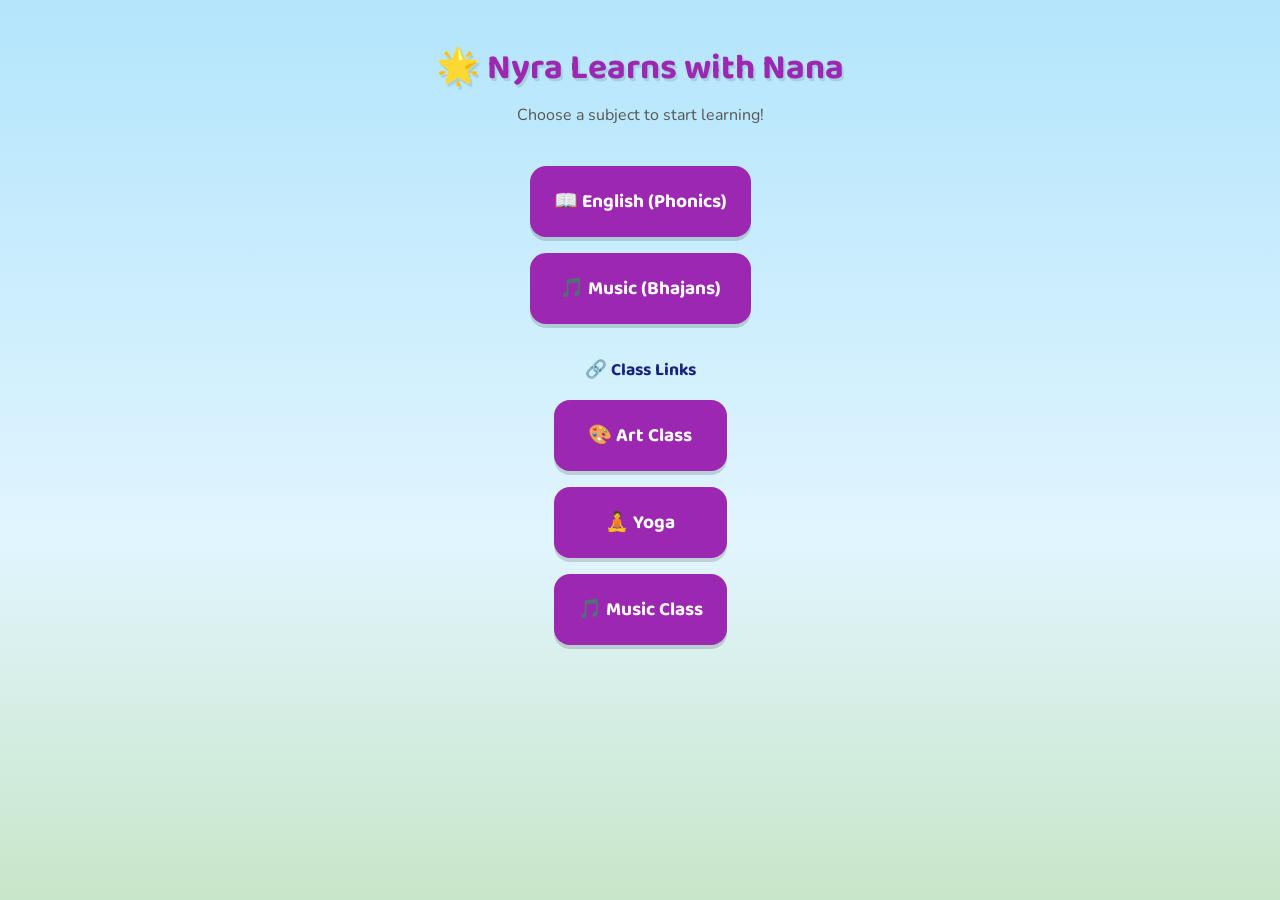
<file: index.html>
<!DOCTYPE html>
<html lang="en">
<head>
<meta charset="UTF-8">
<meta name="viewport" content="width=device-width, initial-scale=1.0">
<title>Nyra Learns with Nana</title>
<link rel="stylesheet" href="shared/tokens.css">
<style>
  * { box-sizing: border-box; margin: 0; padding: 0; }
  body {
    font-family: var(--font-body);
    background: linear-gradient(180deg, #B3E5FC 0%, #E1F5FE 60%, #C8E6C9 100%);
    min-height: 100vh;
    color: var(--ink);
    display: flex;
    flex-direction: column;
    align-items: center;
    padding: 40px 20px;
  }
  h1 {
    font-family: var(--font-display);
    font-size: 2.2rem;
    color: var(--plum);
    text-shadow: 2px 3px 0 rgba(0,0,0,0.1);
    margin-bottom: 8px;
    text-align: center;
  }
  .subtitle { color: #555; margin-bottom: 40px; text-align: center; }
  .root-nav {
    display: flex;
    flex-direction: column;
    gap: 16px;
    width: 100%;
    max-width: 360px;
  }
  .root-nav-link, .root-nav-soon {
    display: block;
    padding: 20px 24px;
    border-radius: 16px;
    font-family: var(--font-display);
    font-size: 1.2rem;
    font-weight: 700;
    text-decoration: none;
    box-shadow: 0 4px 0 rgba(0,0,0,0.15);
    text-align: center;
  }
  .root-nav-link {
    background: var(--plum);
    color: white;
    transition: transform 0.15s, box-shadow 0.15s;
  }
  .root-nav-link:hover {
    transform: translateY(-3px);
    box-shadow: 0 7px 0 rgba(0,0,0,0.15);
  }
  .root-nav-soon {
    background: #eee;
    color: #999;
    cursor: default;
  }
  .section-heading {
    font-family: var(--font-display);
    font-size: 1.1rem;
    color: var(--ink);
    text-align: center;
    margin: 32px 0 16px;
  }
</style>
</head>
<body>
  <h1>🌟 Nyra Learns with Nana</h1>
  <p class="subtitle">Choose a subject to start learning!</p>
  <div id="root-nav"></div>
  <div id="class-links"></div>
  <script type="module">
    import { renderRootNav } from './shared/nav.js';
    import { getClassLinks } from './shared/class-links-provider.js';

    renderRootNav('root-nav');
    renderClassLinks('class-links');

    async function renderClassLinks(containerId) {
      const el = document.getElementById(containerId);
      if (!el) return;
      const links = await getClassLinks();
      if (!links.length) return;
      el.innerHTML = `
        <h2 class="section-heading">🔗 Class Links</h2>
        <nav class="root-nav">
          ${links.map(l => `<a href="${l.url}" class="root-nav-link" target="_blank" rel="noopener">${l.icon} ${l.label}</a>`).join('')}
        </nav>`;
    }
  </script>
</body>
</html>
</file>
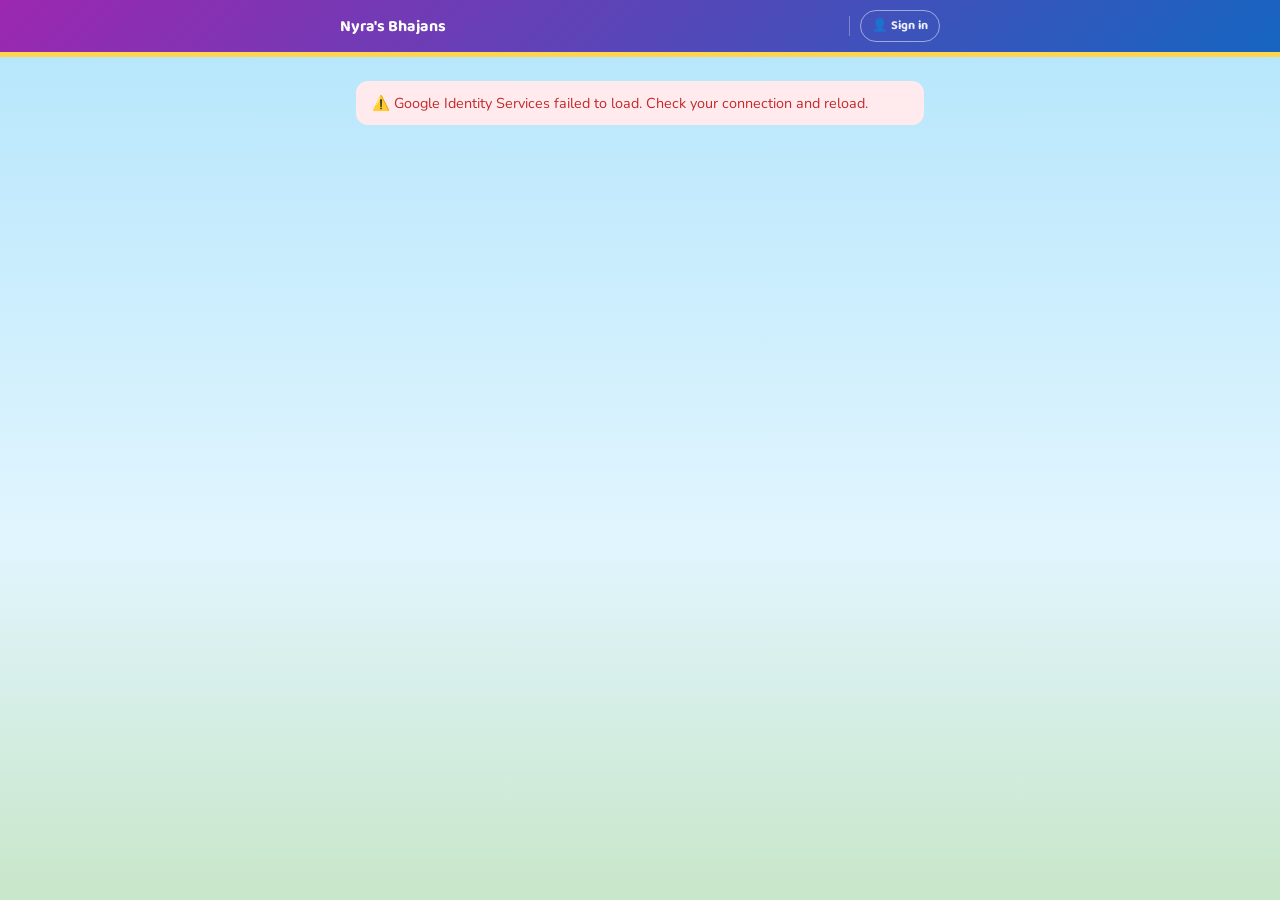
<file: music/index.html>
<!DOCTYPE html>
<html lang="en">
<head>
<meta charset="UTF-8">
<meta name="viewport" content="width=device-width, initial-scale=1.0">
<title>Nyra's Bhajan Practice</title>
<link rel="stylesheet" href="../shared/tokens.css">
<style>
* { box-sizing: border-box; margin: 0; padding: 0; }

body {
  font-family: var(--font-body);
  background: linear-gradient(180deg, #B3E5FC 0%, #E1F5FE 60%, #C8E6C9 100%);
  min-height: 100vh;
  color: var(--ink);
  padding-bottom: 40px;
}

/* Auth state gating */
body.anon .write-only { display: none !important; }
body:not(.anon) .anon-only { display: none !important; }

header {
  background: linear-gradient(135deg, var(--plum), #1565C0);
  padding: 10px 16px;
  border-bottom: 5px solid var(--sun);
}
.header-inner {
  max-width: 600px;
  margin: 0 auto;
  display: flex;
  align-items: center;
  gap: 10px;
}
.header-title {
  font-family: var(--font-display);
  font-size: 1rem;
  font-weight: 700;
  color: white;
  white-space: nowrap;
  flex-shrink: 0;
}
.header-play-row {
  display: flex;
  gap: 6px;
  flex: 1;
  justify-content: center;
}
.hdr-play-btn {
  background: rgba(255,255,255,0.18);
  border: 1.5px solid rgba(255,255,255,0.35);
  border-radius: 50px;
  padding: 7px 13px;
  color: white;
  font-family: var(--font-display);
  font-size: 0.82rem;
  font-weight: 700;
  cursor: pointer;
  white-space: nowrap;
  transition: background 0.15s, transform 0.15s;
}
.hdr-play-btn:hover { background: rgba(255,255,255,0.3); transform: translateY(-1px); }
.hdr-play-btn:disabled { opacity: 0.4; cursor: default; transform: none; }
.hdr-play-label {
  color: rgba(255,255,255,0.65);
  font-family: var(--font-display);
  font-size: 0.75rem;
  font-weight: 700;
  white-space: nowrap;
  flex-shrink: 0;
}
.hdr-divider {
  width: 1px;
  height: 20px;
  background: rgba(255,255,255,0.3);
  flex-shrink: 0;
}
.header-auth { flex-shrink: 0; }
.hdr-sign-btn {
  background: none;
  border: 1.5px solid rgba(255,255,255,0.5);
  border-radius: 50px;
  padding: 5px 11px;
  color: rgba(255,255,255,0.9);
  font-family: var(--font-display);
  font-size: 0.78rem;
  font-weight: 700;
  cursor: pointer;
  white-space: nowrap;
  transition: background 0.15s, color 0.15s;
}
.hdr-sign-btn:hover { background: rgba(255,255,255,0.15); color: white; }
.hdr-user { display: flex; align-items: center; }
.hdr-user .user-pill {
  margin-bottom: 0;
  background: rgba(255,255,255,0.15);
  box-shadow: none;
  color: white;
  font-size: 0.82rem;
  padding: 5px 10px 5px 5px;
}
.hdr-gear-btn {
  background: none;
  border: none;
  cursor: pointer;
  font-size: 1rem;
  padding: 4px;
  flex-shrink: 0;
  line-height: 1;
  opacity: 0.85;
  transition: opacity 0.15s, transform 0.15s;
}
.hdr-gear-btn:hover { opacity: 1; transform: rotate(30deg); }

#app {
  max-width: 600px;
  margin: 0 auto;
  padding: 24px 16px;
}

/* Sign-in */
.sign-in-screen { display: flex; justify-content: center; margin-top: 60px; }
.sign-in-card {
  background: white;
  border-radius: 20px;
  padding: 40px 32px;
  text-align: center;
  box-shadow: 0 8px 24px rgba(0,0,0,0.12);
  max-width: 360px;
  width: 100%;
}
.sign-in-icon { font-size: 3rem; margin-bottom: 16px; }
.sign-in-card h2 {
  font-family: var(--font-display);
  font-size: 1.4rem;
  color: var(--ink);
  margin-bottom: 8px;
}
.sign-in-card p { color: #666; margin-bottom: 24px; }

/* Buttons */
.btn-primary {
  background: var(--plum);
  color: white;
  border: none;
  border-radius: 50px;
  padding: 12px 28px;
  font-family: var(--font-display);
  font-size: 1rem;
  font-weight: 700;
  cursor: pointer;
  box-shadow: 0 4px 0 rgba(0,0,0,0.2);
  transition: transform 0.15s, box-shadow 0.15s;
}
.btn-primary:hover { transform: translateY(-2px); box-shadow: 0 6px 0 rgba(0,0,0,0.2); }
.btn-primary:active { transform: translateY(1px); box-shadow: 0 2px 0 rgba(0,0,0,0.2); }
.btn-primary:disabled { opacity: 0.6; cursor: default; transform: none; }

.back-btn {
  display: inline-block;
  background: none;
  border: 2px solid var(--plum);
  color: var(--plum);
  border-radius: 50px;
  padding: 6px 18px;
  font-family: var(--font-display);
  font-weight: 700;
  font-size: 0.95rem;
  cursor: pointer;
  margin-bottom: 16px;
  transition: background 0.15s, color 0.15s;
}
.back-btn:hover { background: var(--plum); color: white; }

/* User pill */
.user-pill {
  display: inline-flex;
  align-items: center;
  gap: 8px;
  background: white;
  border-radius: 50px;
  padding: 6px 14px 6px 6px;
  margin-bottom: 20px;
  box-shadow: 0 2px 8px rgba(0,0,0,0.1);
  font-size: 0.9rem;
  color: var(--ink);
}
.user-avatar { width: 28px; height: 28px; border-radius: 50%; }

/* Song grid */
.section-heading {
  font-family: var(--font-display);
  font-size: 1.4rem;
  color: var(--ink);
  margin-bottom: 16px;
}
.song-grid {
  display: grid;
  grid-template-columns: repeat(auto-fill, minmax(150px, 1fr));
  gap: 16px;
}
.song-card {
  background: white;
  border-radius: 16px;
  padding: 20px 16px;
  text-align: center;
  cursor: pointer;
  box-shadow: 0 4px 0 rgba(0,0,0,0.12);
  border: 3px solid transparent;
  transition: transform 0.15s, box-shadow 0.15s, border-color 0.15s;
}
.song-card:hover {
  transform: translateY(-4px);
  box-shadow: 0 8px 0 rgba(0,0,0,0.12);
  border-color: var(--plum);
}
.song-card-icon { font-size: 2rem; margin-bottom: 8px; }
.song-card-name {
  font-family: var(--font-display);
  font-size: 0.95rem;
  color: var(--ink);
  font-weight: 700;
  word-break: break-word;
  padding-right: 48px;
}

/* Song view */
.song-title-row {
  display: flex;
  align-items: center;
  justify-content: space-between;
  flex-wrap: wrap;
  gap: 10px;
  margin-bottom: 10px;
}
.song-title {
  display: flex;
  align-items: center;
  gap: 8px;
  font-family: var(--font-display);
  font-size: 1.6rem;
  color: var(--ink);
  flex: 1;
  min-width: 0;
}
#god-tag-row { flex-shrink: 0; }
.title-edit-btn {
  background: none;
  border: none;
  cursor: pointer;
  font-size: 0.95rem;
  padding: 2px 6px;
  border-radius: 6px;
  color: #888;
  flex-shrink: 0;
  transition: background 0.15s;
}
.title-edit-btn:hover { background: #f0f0f0; }
.song-title-input {
  flex: 1;
  font-family: var(--font-display);
  font-size: 1.6rem;
  color: var(--ink);
  border: 2px solid var(--plum);
  border-radius: 10px;
  padding: 2px 8px;
  outline: none;
  min-width: 0;
}
.song-section {
  background: white;
  border-radius: 16px;
  padding: 20px;
  margin-bottom: 20px;
  box-shadow: 0 4px 12px rgba(0,0,0,0.08);
}
.section-title {
  font-family: var(--font-display);
  font-size: 1.15rem;
  color: var(--ink);
  margin-bottom: 14px;
}
.audio-player { width: 100%; margin-bottom: 10px; display: block; }
.video-player { width: 100%; margin-bottom: 10px; display: block; border-radius: 8px; background: #000; }
.notes-img { width: 100%; border-radius: 8px; border: 1px solid #eee; margin-top: 4px; }

/* Meaning / Notes text sections */
.text-section-header { display: flex; align-items: center; justify-content: space-between; margin-bottom: 14px; }
.text-section-header .section-title { margin-bottom: 0; }
.text-edit-btn {
  background: none; border: none; cursor: pointer;
  font-size: 0.95rem; padding: 2px 6px; border-radius: 6px; color: #888;
  transition: background 0.15s;
}
.text-edit-btn:hover { background: #f0f0f0; }
.text-content { white-space: pre-wrap; color: var(--ink); line-height: 1.5; }
.text-edit-area {
  width: 100%;
  min-height: 120px;
  padding: 10px 14px;
  border: 2px solid var(--plum);
  border-radius: 10px;
  font-family: var(--font-body);
  font-size: 0.95rem;
  line-height: 1.5;
  resize: vertical;
  outline: none;
}

/* Revision picker */
.revision-row {
  display: flex;
  align-items: center;
  gap: 10px;
  margin-top: 12px;
  flex-wrap: wrap;
}
.rev-label { font-size: 0.875rem; color: #555; white-space: nowrap; }
.rev-select {
  font-family: var(--font-body);
  font-size: 0.875rem;
  padding: 6px 10px;
  border: 2px solid #ddd;
  border-radius: 8px;
  flex: 1;
  min-width: 0;
  cursor: pointer;
}
.revision-actions { display: flex; gap: 8px; margin-top: 8px; flex-wrap: wrap; }
.practice-file-actions { margin-top: 10px; }
.rev-action-btn {
  background: none;
  border: 2px solid #e0e0e0;
  border-radius: 20px;
  padding: 6px 14px;
  font-family: var(--font-display);
  font-size: 0.85rem;
  font-weight: 700;
  color: var(--ink);
  cursor: pointer;
  transition: border-color 0.15s, background 0.15s;
  white-space: nowrap;
}
.rev-action-btn:hover { border-color: var(--plum); }
.rev-action-btn:disabled { opacity: 0.5; cursor: default; }
.rev-action-danger { color: #C62828; border-color: #E0B4B4; }
.rev-action-danger:hover { border-color: #C62828; background: #FFEBEE; }

/* Revision tags (emotion + star) */
.rev-tag-btn {
  background: none;
  border: 2px solid #e0e0e0;
  border-radius: 50%;
  width: 36px;
  height: 36px;
  flex-shrink: 0;
  font-size: 1rem;
  cursor: pointer;
  transition: border-color 0.15s;
}
.rev-tag-btn:hover { border-color: var(--plum); }

.tag-current-row {
  display: flex;
  align-items: center;
  gap: 8px;
  margin-top: 10px;
}
.tag-current-summary { font-size: 0.95rem; color: var(--ink); }
.tag-review-display {
  font-size: 0.9rem;
  color: #555;
  font-style: italic;
  background: #FAFAFA;
  border-left: 3px solid var(--plum);
  border-radius: 0 8px 8px 0;
  padding: 8px 12px;
  margin-top: 8px;
  white-space: pre-wrap;
}

.tag-panel {
  background: white;
  border-radius: 12px;
  padding: 12px;
  margin-top: 8px;
  box-shadow: 0 2px 6px rgba(0,0,0,0.06);
  display: flex;
  flex-direction: column;
  gap: 10px;
}
.tag-panel-row { display: flex; gap: 8px; flex-wrap: wrap; }
.tag-emotion-btn {
  background: #f5f5f5;
  border: 2px solid transparent;
  border-radius: 50%;
  width: 40px;
  height: 40px;
  font-size: 1.2rem;
  line-height: 1;
  cursor: pointer;
  transition: background 0.15s, border-color 0.15s;
}
.tag-emotion-btn[aria-pressed="true"] { background: var(--sun); border-color: #F9A825; }
.tag-stars-row { gap: 2px; }
.tag-star-btn {
  background: none;
  border: none;
  font-size: 1.6rem;
  line-height: 1;
  color: #ccc;
  cursor: pointer;
  padding: 0 2px;
}
.tag-star-btn[aria-pressed="true"] { color: #F9A825; }
.tag-review-input {
  width: 100%;
  min-height: 70px;
  padding: 8px 10px;
  border: 2px solid #ddd;
  border-radius: 10px;
  font-family: var(--font-body);
  font-size: 0.9rem;
  line-height: 1.4;
  resize: vertical;
  outline: none;
}
.tag-review-input:focus { border-color: var(--plum); }

/* Utility states */
.loading { text-align: center; padding: 60px; color: #888; font-size: 1.1rem; }
.loading-inline { color: #999; font-style: italic; font-size: 0.9rem; }
.hint { color: #888; font-size: 0.9rem; margin-top: 4px; }
.empty-state { text-align: center; padding: 60px 20px; }
.empty-state p { color: #666; margin-bottom: 8px; }

.age-warning {
  background: #FFF9C4;
  border-left: 4px solid #F9A825;
  border-radius: 0 8px 8px 0;
  padding: 10px 14px;
  margin-bottom: 12px;
  font-size: 0.875rem;
  color: #5D4037;
}

.error-banner {
  background: #FFEBEE;
  border-radius: 12px;
  padding: 12px 16px;
  margin-bottom: 16px;
  color: #C62828;
  font-size: 0.9rem;
  display: flex;
  align-items: center;
  justify-content: space-between;
  gap: 12px;
}
.error-banner button {
  background: none;
  border: none;
  color: #C62828;
  font-size: 1.1rem;
  cursor: pointer;
  flex-shrink: 0;
}

.setup-card {
  background: white;
  border-radius: 16px;
  padding: 32px;
  text-align: center;
  box-shadow: 0 4px 12px rgba(0,0,0,0.1);
  margin-top: 40px;
}
.setup-card h2 {
  font-family: var(--font-display);
  font-size: 1.3rem;
  color: var(--ink);
  margin-bottom: 12px;
}
.setup-card p { color: #555; line-height: 1.6; }
.setup-card code {
  background: #f5f5f5;
  padding: 2px 7px;
  border-radius: 4px;
  font-size: 0.9rem;
}

/* Song list / song view header rows */
.list-header {
  display: flex;
  align-items: center;
  justify-content: space-between;
  margin-bottom: 16px;
}
.list-header .section-heading { margin-bottom: 0; }
.song-view-header {
  display: flex;
  align-items: center;
  justify-content: space-between;
  margin-bottom: 16px;
}
.song-view-header .back-btn { margin-bottom: 0; }

/* Add content button */
.add-content-btn {
  background: var(--plum);
  color: white;
  border: none;
  border-radius: 50px;
  padding: 10px 20px;
  font-family: var(--font-display);
  font-size: 0.9rem;
  font-weight: 700;
  cursor: pointer;
  box-shadow: 0 3px 0 rgba(0,0,0,0.2);
  transition: transform 0.15s, box-shadow 0.15s;
  white-space: nowrap;
}
.add-content-btn:hover { transform: translateY(-2px); box-shadow: 0 5px 0 rgba(0,0,0,0.2); }
.add-content-btn:active { transform: translateY(1px); box-shadow: 0 1px 0 rgba(0,0,0,0.2); }

/* CTA button for empty states */
.btn-add-cta {
  background: none;
  border: 2px dashed var(--plum);
  color: var(--plum);
  border-radius: 50px;
  padding: 10px 24px;
  font-family: var(--font-display);
  font-size: 0.95rem;
  font-weight: 700;
  cursor: pointer;
  margin-top: 12px;
  display: inline-block;
  transition: background 0.15s, color 0.15s;
}
.btn-add-cta:hover { background: var(--plum); color: white; }

/* Wizard */
.wizard-container { max-width: 480px; margin: 0 auto; }
.wizard-header { margin-bottom: 24px; }
.wizard-title {
  font-family: var(--font-display);
  font-size: 1.4rem;
  color: var(--ink);
  margin-bottom: 8px;
}
.wizard-subtitle { color: #555; margin-bottom: 20px; font-size: 0.95rem; }

/* Step 1 — type selection */
.type-options { display: flex; flex-direction: column; gap: 12px; }
.type-btn {
  display: flex;
  align-items: center;
  gap: 14px;
  background: white;
  border: 2px solid #e0e0e0;
  border-radius: 14px;
  padding: 16px 20px;
  cursor: pointer;
  text-align: left;
  box-shadow: 0 2px 6px rgba(0,0,0,0.06);
  transition: border-color 0.15s, box-shadow 0.15s, transform 0.15s;
}
.type-btn:hover { border-color: var(--plum); box-shadow: 0 4px 12px rgba(0,0,0,0.1); transform: translateY(-1px); }
.type-icon { font-size: 1.6rem; flex-shrink: 0; }
.type-label { font-family: var(--font-display); font-size: 1rem; font-weight: 700; color: var(--ink); }

/* Step 2 — song selection */
.song-options { display: flex; flex-direction: column; gap: 8px; max-height: 420px; overflow-y: auto; }
.song-option-btn {
  background: white;
  border: 2px solid #e0e0e0;
  border-radius: 12px;
  padding: 12px 18px;
  text-align: left;
  cursor: pointer;
  font-family: var(--font-display);
  font-size: 0.95rem;
  font-weight: 700;
  color: var(--ink);
  transition: border-color 0.15s, background 0.15s;
}
.song-option-btn:hover { border-color: var(--plum); background: #faf7ff; }
.new-song-btn { border-style: dashed; color: var(--plum); background: none; }
.new-song-row { display: flex; flex-direction: column; gap: 8px; }
.new-song-form { display: flex; gap: 8px; align-items: center; }
.new-song-input {
  flex: 1;
  padding: 10px 14px;
  border: 2px solid var(--plum);
  border-radius: 10px;
  font-family: var(--font-body);
  font-size: 0.95rem;
  outline: none;
}

/* Step 3 — capture */
.capture-options { display: flex; flex-direction: column; gap: 12px; margin-bottom: 20px; }
.capture-btn {
  display: flex;
  align-items: center;
  justify-content: center;
  gap: 10px;
  background: white;
  border: 2px solid #e0e0e0;
  border-radius: 14px;
  padding: 20px 24px;
  cursor: pointer;
  font-family: var(--font-display);
  font-size: 1rem;
  font-weight: 700;
  color: var(--ink);
  transition: border-color 0.15s, transform 0.15s;
  text-decoration: none;
}
.capture-btn:hover { border-color: var(--plum); transform: translateY(-1px); }

/* Recording indicator */
.recording-panel { text-align: center; }
.record-preview {
  width: 100%;
  max-height: 280px;
  object-fit: cover;
  border-radius: 12px;
  margin-bottom: 12px;
  background: #000;
}
.recording-indicator {
  display: flex;
  align-items: center;
  justify-content: center;
  gap: 10px;
  background: #FFEBEE;
  border-radius: 12px;
  padding: 16px 24px;
  margin-bottom: 16px;
  font-family: var(--font-display);
  font-size: 1.1rem;
  font-weight: 700;
  color: #C62828;
}
.rec-dot {
  width: 12px; height: 12px;
  background: #E53935;
  border-radius: 50%;
  animation: rec-pulse 1s infinite;
}
@keyframes rec-pulse {
  0%, 100% { opacity: 1; }
  50% { opacity: 0.3; }
}

/* Step 4 — confirm */
.preview-box { margin-bottom: 20px; }
.confirm-btns { display: flex; gap: 12px; align-items: center; flex-wrap: wrap; }
.confirm-btns .back-btn { margin-bottom: 0; }

/* Queue bar — sits between header and #app, persists across song-list re-renders */
#queue-bar:not(:empty) {
  background: linear-gradient(135deg, #1a237e, var(--plum));
  box-shadow: 0 4px 16px rgba(0,0,0,0.25);
}
.queue-bar-inner {
  max-width: 600px;
  margin: 0 auto;
  padding: 12px 16px;
  display: flex;
  flex-direction: column;
  gap: 8px;
}
.queue-label {
  font-family: var(--font-display);
  font-size: 0.95rem;
  font-weight: 700;
  color: white;
}
#queue-bar .audio-player { margin-bottom: 0; }
#queue-bar .video-player { margin-bottom: 0; max-height: 240px; }
.queue-controls {
  display: flex;
  gap: 8px;
  align-items: center;
}
.queue-ctrl-btn {
  background: rgba(255,255,255,0.15);
  border: none;
  border-radius: 8px;
  padding: 8px 14px;
  color: white;
  font-family: var(--font-display);
  font-size: 0.9rem;
  font-weight: 700;
  cursor: pointer;
  transition: background 0.15s;
}
.queue-ctrl-btn:hover { background: rgba(255,255,255,0.28); }
.queue-ctrl-btn:disabled { opacity: 0.35; cursor: default; }
.queue-ctrl-btn[aria-pressed="true"] { background: var(--sun); color: var(--ink); }
.queue-stop-btn { margin-left: auto; }

/* Queue play buttons on song-list screen */
.queue-actions {
  display: flex;
  flex-direction: column;
  gap: 8px;
  margin-top: 24px;
}
.queue-action-row {
  display: flex;
  align-items: center;
  gap: 8px;
}
.queue-play-btn {
  flex: 1;
  background: white;
  border: 2px solid #e0e0e0;
  border-radius: 12px;
  padding: 12px 18px;
  text-align: left;
  font-family: var(--font-display);
  font-size: 0.95rem;
  font-weight: 700;
  color: var(--ink);
  cursor: pointer;
  transition: border-color 0.15s, background 0.15s;
}
.queue-play-btn:hover { border-color: var(--plum); background: #faf7ff; }
.queue-shuffle-btn {
  background: none;
  border: 2px solid #e0e0e0;
  border-radius: 10px;
  padding: 10px 12px;
  font-size: 1rem;
  cursor: pointer;
  line-height: 1;
  transition: border-color 0.15s, background 0.15s;
}
.queue-shuffle-btn:hover { border-color: var(--plum); }
.queue-shuffle-btn[aria-pressed="true"] { background: var(--plum); border-color: var(--plum); }

/* God filter row + scroll-fade wrapper */
.god-filter-wrap { position: relative; }
.god-filter-wrap::after {
  content: '';
  position: absolute;
  right: 0; top: 0; bottom: 16px;
  width: 48px;
  background: linear-gradient(to right, transparent, #E1F5FE);
  pointer-events: none;
  transition: opacity 0.2s;
}
.god-filter-wrap.at-end::after { opacity: 0; }

.god-filter-row {
  display: flex;
  gap: 12px;
  overflow-x: auto;
  padding: 8px 0 16px;
  scrollbar-width: none;
  -webkit-overflow-scrolling: touch;
}
.god-filter-row::-webkit-scrollbar { display: none; }

.god-chip {
  display: flex;
  flex-direction: column;
  align-items: center;
  gap: 4px;
  background: none;
  border: none;
  cursor: pointer;
  flex-shrink: 0;
  padding: 0;
}
.god-chip-circle {
  width: 52px;
  height: 52px;
  border-radius: 50%;
  background: #e0e0e0;
  border: 3px solid transparent;
  overflow: hidden;
  display: flex;
  align-items: center;
  justify-content: center;
  font-family: var(--font-display);
  font-weight: 700;
  font-size: 0.85rem;
  color: #666;
  transition: border-color 0.15s;
}
.god-chip.active .god-chip-circle { border-color: var(--plum); }
.god-chip-img { width: 100%; height: 100%; object-fit: cover; }
.god-chip-label {
  font-family: var(--font-display);
  font-size: 0.72rem;
  font-weight: 700;
  color: var(--ink);
  max-width: 60px;
  text-align: center;
  overflow: hidden;
  white-space: nowrap;
  text-overflow: ellipsis;
}
.god-chip-all-circle { background: #f5f5f5; font-size: 0.7rem; }
.god-chip-all.active .god-chip-circle { background: var(--plum); color: white; border-color: var(--plum); }
.god-chip-add-circle { background: none; border: 2px dashed #aaa; color: #aaa; font-size: 1.2rem; }
.god-chip-initial { font-family: var(--font-display); font-weight: 700; color: white; font-size: 1rem; }
.god-emoji-avatar { font-size: 1.4rem; line-height: 1; }

/* God chip wrap (for emoji mini-btn sibling) */
.god-chip-wrap { display: flex; flex-direction: column; align-items: center; gap: 2px; flex-shrink: 0; }
.god-emoji-mini-btn {
  background: none; border: none; cursor: pointer;
  font-size: 0.7rem; padding: 0; line-height: 1; opacity: 0.55;
}
.god-emoji-mini-btn:hover { opacity: 1; }

/* Inline emoji text input (replaces avatar circle content) */
.god-emoji-input {
  width: 100%; height: 100%; border: none; background: none;
  text-align: center; font-size: 1.6rem; line-height: 1;
  outline: 2px solid var(--plum); border-radius: 50%; cursor: text; padding: 0;
}

/* Song card god badge + status row */
.song-card { position: relative; }
.song-card-god-badge {
  position: absolute;
  top: 8px;
  right: 8px;
  width: 36px;
  height: 36px;
  border-radius: 50%;
  overflow: hidden;
  border: 2px solid white;
  box-shadow: 0 2px 4px rgba(0,0,0,0.2);
  background: var(--plum);
  display: flex;
  align-items: center;
  justify-content: center;
}
.song-card-god-img { width: 100%; height: 100%; object-fit: cover; }

/* Per-student rows on song cards */
.song-card-rows { margin-top: 10px; display: flex; flex-direction: column; gap: 2px; text-align: left; }
.song-card-row {
  display: flex;
  align-items: center;
  gap: 6px;
  padding: 4px 2px;
  border-radius: 8px;
  cursor: pointer;
  transition: background 0.15s;
}
.song-card-row:hover { background: #f5f5f5; }
.song-card-row.dimmed { opacity: 0.3; }
.row-icon { font-size: 0.9rem; flex-shrink: 0; }
.row-label {
  flex: 1;
  font-family: var(--font-display);
  font-size: 0.78rem;
  font-weight: 700;
  color: var(--ink);
  white-space: nowrap;
  overflow: hidden;
  text-overflow: ellipsis;
}
.row-play { font-size: 0.72rem; color: var(--plum); flex-shrink: 0; }
.card-video-player { width: 100%; border-radius: 8px; margin-top: 6px; background: #000; display: block; }

/* God tag section in song detail */
.god-tag-section {
  background: white;
  border-radius: 12px;
  padding: 6px 12px;
  box-shadow: 0 2px 6px rgba(0,0,0,0.06);
  display: flex;
  align-items: center;
}
.god-tag-display {
  display: flex;
  align-items: center;
  gap: 8px;
  width: 100%;
}
.god-tag-avatar {
  width: 26px;
  height: 26px;
  border-radius: 50%;
  overflow: hidden;
  background: #e0e0e0;
  flex-shrink: 0;
  display: flex;
  align-items: center;
  justify-content: center;
}
.god-tag-name { font-family: var(--font-display); font-size: 0.88rem; font-weight: 700; color: var(--ink); flex: 1; }
.god-tag-btn {
  background: none;
  border: 2px solid #e0e0e0;
  border-radius: 20px;
  padding: 4px 10px;
  font-family: var(--font-display);
  font-size: 0.78rem;
  font-weight: 700;
  color: var(--ink);
  cursor: pointer;
  transition: border-color 0.15s;
  white-space: nowrap;
}
.god-tag-btn:hover { border-color: var(--plum); }
.god-tag-btn-add { color: var(--plum); border-color: var(--plum); border-style: dashed; }

/* Inline god picker */
.god-picker { width: 100%; }
.god-picker-label {
  display: block;
  font-family: var(--font-display);
  font-size: 0.85rem;
  font-weight: 700;
  color: #666;
  margin-bottom: 10px;
}
.god-picker-options {
  display: flex;
  gap: 12px;
  overflow-x: auto;
  scrollbar-width: none;
  -webkit-overflow-scrolling: touch;
  padding-bottom: 4px;
}
.god-picker-options::-webkit-scrollbar { display: none; }
.god-picker-option {
  display: flex;
  flex-direction: column;
  align-items: center;
  gap: 4px;
  background: none;
  border: none;
  cursor: pointer;
  flex-shrink: 0;
  padding: 0;
  font-family: var(--font-display);
  font-size: 0.72rem;
  font-weight: 700;
  color: var(--ink);
}
.god-picker-option .god-chip-circle { width: 44px; height: 44px; }

/* Add god form */
.add-god-form { display: flex; flex-direction: column; gap: 8px; }
.add-god-label { font-family: var(--font-display); font-weight: 700; font-size: 0.9rem; color: var(--ink); }
.god-preview { margin-top: 8px; }
.god-preview-img { width: 100%; max-height: 200px; object-fit: cover; border-radius: 12px; }
.god-emoji-field {
  width: 60px; height: 60px; text-align: center; font-size: 2rem; line-height: 1;
  border: 2px solid var(--plum); border-radius: 12px; padding: 0;
  font-family: var(--font-body); cursor: text; outline: none;
}
.add-god-hint { font-size: 0.8rem; color: #888; }

/* Student settings form */
.settings-form { display: flex; flex-direction: column; gap: 8px; }
.gender-picker { display: flex; gap: 8px; }
.gender-btn {
  flex: 1;
  background: white;
  border: 2px solid #e0e0e0;
  border-radius: 10px;
  padding: 10px;
  cursor: pointer;
  font-family: var(--font-display);
  font-weight: 700;
  font-size: 0.9rem;
  color: var(--ink);
  transition: border-color 0.15s, background 0.15s;
}
.gender-btn:hover { border-color: var(--plum); }
.gender-btn.active { border-color: var(--plum); background: #faf7ff; color: var(--plum); }

/* Student list (settings) */
.student-list { display: flex; flex-direction: column; gap: 8px; }
.student-row-item {
  display: flex;
  align-items: center;
  gap: 10px;
  background: white;
  border: 2px solid #e0e0e0;
  border-radius: 12px;
  padding: 10px 14px;
}
.student-row-icon { font-size: 1.3rem; }
.student-row-name { flex: 1; font-family: var(--font-display); font-weight: 700; color: var(--ink); }
.student-row-age { color: #888; font-size: 0.85rem; }
.student-edit-btn, .student-remove-btn {
  background: none; border: none; cursor: pointer; font-size: 1rem; padding: 4px;
  opacity: 0.7; transition: opacity 0.15s;
}
.student-edit-btn:hover, .student-remove-btn:hover { opacity: 1; }
</style>
</head>
<body>

<header>
  <div class="header-inner">
    <button class="hdr-gear-btn write-only" id="hdr-settings" title="Profile settings">⚙️</button>
    <span class="header-title" id="header-title">Nyra's Bhajans</span>
    <div class="header-play-row" id="header-play-row"></div>
    <span class="hdr-divider" aria-hidden="true"></span>
    <div class="header-auth">
      <button class="hdr-sign-btn anon-only" id="hdr-sign-in">👤 Sign in</button>
      <div class="write-only hdr-user" id="hdr-user"></div>
    </div>
  </div>
</header>

<div id="queue-bar"></div>

<div id="app">
  <div class="loading">Loading…</div>
</div>

<script src="https://accounts.google.com/gsi/client" defer></script>
<script type="module" src="app.js"></script>
</body>
</html>
</file>
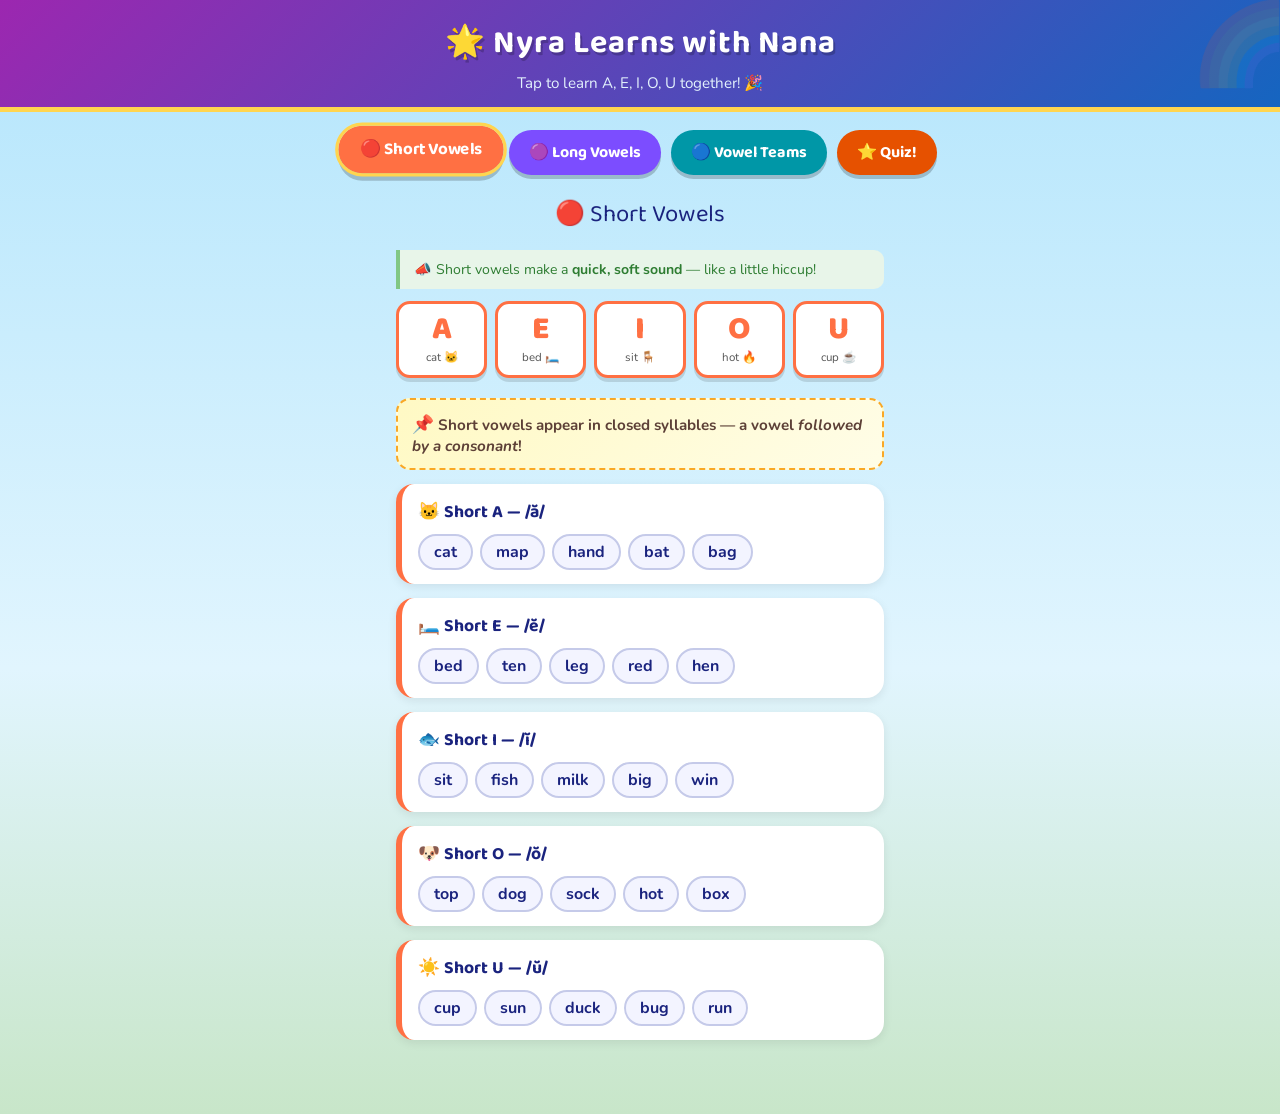
<file: Nyra_Learns_with_Nana.html>
<!DOCTYPE html>
<html lang="en">
<head>
<meta charset="UTF-8">
<meta name="viewport" content="width=device-width, initial-scale=1.0">
<title>Nyra Learns with Nana</title>
<style>
  @import url('https://fonts.googleapis.com/css2?family=Nunito:wght@400;700;900&family=Baloo+2:wght@700;800&display=swap');

  * { box-sizing: border-box; margin: 0; padding: 0; }

  :root {
    --sky: #4FC3F7;
    --sun: #FFD54F;
    --grass: #81C784;
    --berry: #F06292;
    --plum: #9C27B0;
    --cloud: #fff;
    --ink: #1A237E;
    --short-color: #FF7043;
    --long-color: #7C4DFF;
    --double-color: #0097A7;
  }

  body {
    font-family: 'Nunito', sans-serif;
    background: linear-gradient(180deg, #B3E5FC 0%, #E1F5FE 60%, #C8E6C9 100%);
    min-height: 100vh;
    color: var(--ink);
    padding-bottom: 40px;
  }

  header {
    background: linear-gradient(135deg, var(--plum), #1565C0);
    padding: 18px 20px 14px;
    text-align: center;
    border-bottom: 5px solid var(--sun);
    position: relative;
    overflow: hidden;
  }

  header::before {
    content: '🌈';
    position: absolute;
    font-size: 80px;
    opacity: 0.12;
    top: -10px;
    right: -10px;
  }

  header h1 {
    font-family: 'Baloo 2', cursive;
    font-size: 2rem;
    color: white;
    text-shadow: 2px 3px 0 rgba(0,0,0,0.2);
    letter-spacing: 1px;
  }

  header p {
    color: #E3F2FD;
    font-size: 0.95rem;
    margin-top: 4px;
  }

  .tabs {
    display: flex;
    justify-content: center;
    gap: 10px;
    padding: 18px 16px 0;
    flex-wrap: wrap;
  }

  .tab-btn {
    font-family: 'Baloo 2', cursive;
    font-size: 1rem;
    padding: 10px 20px;
    border: none;
    border-radius: 50px;
    cursor: pointer;
    font-weight: 700;
    color: white;
    transition: transform 0.15s, box-shadow 0.15s;
    box-shadow: 0 4px 0 rgba(0,0,0,0.2);
  }

  .tab-btn:active { transform: translateY(2px); box-shadow: 0 2px 0 rgba(0,0,0,0.2); }

  .tab-btn.short  { background: var(--short-color); }
  .tab-btn.long   { background: var(--long-color); }
  .tab-btn.double { background: var(--double-color); }
  .tab-btn.quiz   { background: #E65100; }

  .tab-btn.active {
    transform: translateY(-3px) scale(1.06);
    box-shadow: 0 7px 0 rgba(0,0,0,0.2);
    outline: 3px solid var(--sun);
  }

  .section {
    display: none;
    padding: 20px 16px;
    max-width: 520px;
    margin: 0 auto;
    animation: popIn 0.3s ease;
  }
  .section.active { display: block; }

  @keyframes popIn {
    from { opacity: 0; transform: scale(0.95); }
    to   { opacity: 1; transform: scale(1); }
  }

  .section-title {
    font-family: 'Baloo 2', cursive;
    font-size: 1.5rem;
    text-align: center;
    margin-bottom: 16px;
    color: var(--ink);
  }

  /* Vowel cards */
  .vowel-grid {
    display: grid;
    grid-template-columns: repeat(5, 1fr);
    gap: 8px;
    margin-bottom: 20px;
  }

  .vowel-card {
    background: white;
    border-radius: 14px;
    padding: 10px 4px;
    text-align: center;
    cursor: pointer;
    box-shadow: 0 4px 0 rgba(0,0,0,0.12);
    transition: transform 0.15s;
    border: 3px solid transparent;
  }

  .vowel-card:active { transform: scale(0.95); }

  .vowel-card .letter {
    font-family: 'Baloo 2', cursive;
    font-size: 2rem;
    line-height: 1;
    font-weight: 800;
  }

  .vowel-card .word {
    font-size: 0.72rem;
    color: #555;
    margin-top: 3px;
  }

  .short .vowel-card { border-color: var(--short-color); }
  .long  .vowel-card { border-color: var(--long-color); }

  /* Word list cards */
  .word-group {
    background: white;
    border-radius: 18px;
    padding: 14px 16px;
    margin-bottom: 14px;
    box-shadow: 0 3px 10px rgba(0,0,0,0.08);
    border-left: 6px solid var(--short-color);
  }

  .word-group.long-style { border-left-color: var(--long-color); }
  .word-group.double-style { border-left-color: var(--double-color); }

  .word-group h3 {
    font-family: 'Baloo 2', cursive;
    font-size: 1.1rem;
    margin-bottom: 8px;
    color: var(--ink);
  }

  .word-chips {
    display: flex;
    flex-wrap: wrap;
    gap: 7px;
  }

  .chip {
    background: #F3F4FF;
    border-radius: 50px;
    padding: 5px 14px;
    font-size: 1rem;
    font-weight: 700;
    cursor: pointer;
    border: 2px solid #C5CAE9;
    transition: background 0.15s, transform 0.1s;
    user-select: none;
  }

  .chip:active { transform: scale(0.93); }
  .chip.tapped { background: var(--sun); border-color: #F57F17; }

  .rule-box {
    background: linear-gradient(135deg, #FFF9C4, #FFFDE7);
    border: 2px dashed #F9A825;
    border-radius: 14px;
    padding: 12px 14px;
    margin-bottom: 14px;
    font-size: 0.95rem;
    font-weight: 700;
    color: #5D4037;
  }

  .rule-box span { font-size: 1.1rem; }

  /* Magic E demo */
  .magic-e-demo {
    display: flex;
    justify-content: center;
    align-items: center;
    gap: 18px;
    flex-wrap: wrap;
    margin: 12px 0;
  }

  .word-transform {
    display: flex;
    align-items: center;
    gap: 8px;
    background: white;
    border-radius: 14px;
    padding: 10px 16px;
    box-shadow: 0 3px 8px rgba(0,0,0,0.1);
    font-family: 'Baloo 2', cursive;
    font-size: 1.2rem;
    font-weight: 700;
  }

  .word-transform .before { color: var(--short-color); }
  .word-transform .arrow { color: #999; }
  .word-transform .after { color: var(--long-color); }
  .word-transform .magic-e { color: var(--berry); font-size: 0.8em; vertical-align: super; }

  /* Double vowel section */
  .dv-group {
    background: white;
    border-radius: 18px;
    padding: 14px 16px;
    margin-bottom: 14px;
    box-shadow: 0 3px 10px rgba(0,0,0,0.08);
  }

  .dv-label {
    display: inline-block;
    background: var(--double-color);
    color: white;
    font-family: 'Baloo 2', cursive;
    font-size: 1rem;
    border-radius: 50px;
    padding: 3px 14px;
    margin-bottom: 8px;
    font-weight: 700;
  }

  .dv-sound {
    font-size: 0.88rem;
    color: #777;
    margin-bottom: 8px;
  }

  /* Quiz */
  .quiz-card {
    background: white;
    border-radius: 20px;
    padding: 22px 18px;
    text-align: center;
    box-shadow: 0 4px 16px rgba(0,0,0,0.1);
    margin-bottom: 16px;
  }

  .quiz-question {
    font-family: 'Baloo 2', cursive;
    font-size: 1.6rem;
    color: var(--ink);
    margin-bottom: 6px;
  }

  .quiz-word {
    font-family: 'Baloo 2', cursive;
    font-size: 3rem;
    color: var(--plum);
    margin: 8px 0 16px;
    letter-spacing: 4px;
  }

  .quiz-options {
    display: grid;
    grid-template-columns: 1fr 1fr;
    gap: 10px;
  }

  .quiz-btn {
    font-family: 'Baloo 2', cursive;
    font-size: 1rem;
    padding: 12px;
    border: none;
    border-radius: 14px;
    cursor: pointer;
    font-weight: 700;
    color: white;
    background: #5C6BC0;
    box-shadow: 0 4px 0 #3949AB;
    transition: transform 0.1s;
  }

  .quiz-btn:active { transform: translateY(2px); }
  .quiz-btn.correct { background: #43A047; box-shadow: 0 4px 0 #2E7D32; }
  .quiz-btn.wrong   { background: #E53935; box-shadow: 0 4px 0 #B71C1C; }
  .quiz-btn:disabled { opacity: 0.7; cursor: default; }

  .quiz-result {
    font-family: 'Baloo 2', cursive;
    font-size: 1.4rem;
    margin-top: 14px;
    min-height: 40px;
  }

  .score-bar {
    display: flex;
    justify-content: space-between;
    align-items: center;
    background: white;
    border-radius: 14px;
    padding: 10px 16px;
    margin-bottom: 14px;
    font-family: 'Baloo 2', cursive;
    font-size: 1.1rem;
    box-shadow: 0 2px 8px rgba(0,0,0,0.08);
  }

  .score-num { font-size: 1.8rem; color: var(--plum); }

  .next-btn {
    display: block;
    width: 100%;
    margin-top: 14px;
    font-family: 'Baloo 2', cursive;
    font-size: 1.1rem;
    padding: 13px;
    border: none;
    border-radius: 50px;
    cursor: pointer;
    font-weight: 800;
    color: white;
    background: var(--plum);
    box-shadow: 0 5px 0 #6A1B9A;
    transition: transform 0.1s;
  }

  .next-btn:active { transform: translateY(3px); box-shadow: 0 2px 0 #6A1B9A; }

  .tip {
    background: #E8F5E9;
    border-left: 4px solid var(--grass);
    border-radius: 0 10px 10px 0;
    padding: 10px 14px;
    font-size: 0.88rem;
    color: #2E7D32;
    margin-bottom: 12px;
  }

  .emoji-big { font-size: 2rem; }

  .topic-card {
    display: flex;
    align-items: center;
    gap: 12px;
    background: white;
    border: 3px solid #ccc;
    border-radius: 16px;
    padding: 14px 16px;
    cursor: pointer;
    transition: background 0.15s, transform 0.1s;
    user-select: none;
  }

  .topic-card:has(input:checked) { background: #F3F4FF; }
  .topic-card:active { transform: scale(0.98); }

  .topic-card input[type=checkbox] {
    width: 22px; height: 22px;
    accent-color: var(--plum);
    cursor: pointer;
    flex-shrink: 0;
  }

  .topic-icon { font-size: 1.5rem; }

  .topic-name {
    font-family: 'Baloo 2', cursive;
    font-size: 1.1rem;
    font-weight: 700;
    color: var(--ink);
    flex: 1;
  }

  .topic-eg {
    font-size: 0.78rem;
    color: #888;
  }


    text-align: center;
    padding: 16px;
    animation: bounce 0.5s infinite alternate;
  }

  @keyframes bounce {
    from { transform: translateY(0); }
    to   { transform: translateY(-8px); }
  }
</style>
</head>
<body>

<header>
  <h1>🌟 Nyra Learns with Nana</h1>
  <p>Tap to learn A, E, I, O, U together! 🎉</p>
</header>

<div class="tabs">
  <button class="tab-btn short active" onclick="showTab('short')">🔴 Short Vowels</button>
  <button class="tab-btn long"  onclick="showTab('long')">🟣 Long Vowels</button>
  <button class="tab-btn double" onclick="showTab('double')">🔵 Vowel Teams</button>
  <button class="tab-btn quiz"  onclick="showTab('quiz')">⭐ Quiz!</button>
</div>

<!-- SHORT VOWELS -->
<div id="short" class="section short active">
  <div class="section-title">🔴 Short Vowels</div>
  <div class="tip">📣 Short vowels make a <strong>quick, soft sound</strong> — like a little hiccup!</div>

  <div class="vowel-grid">
    <div class="vowel-card" onclick="speak('a as in cat')">
      <div class="letter" style="color:var(--short-color)">A</div>
      <div class="word">cat 🐱</div>
    </div>
    <div class="vowel-card" onclick="speak('e as in bed')">
      <div class="letter" style="color:var(--short-color)">E</div>
      <div class="word">bed 🛏️</div>
    </div>
    <div class="vowel-card" onclick="speak('i as in sit')">
      <div class="letter" style="color:var(--short-color)">I</div>
      <div class="word">sit 🪑</div>
    </div>
    <div class="vowel-card" onclick="speak('o as in hot')">
      <div class="letter" style="color:var(--short-color)">O</div>
      <div class="word">hot 🔥</div>
    </div>
    <div class="vowel-card" onclick="speak('u as in cup')">
      <div class="letter" style="color:var(--short-color)">U</div>
      <div class="word">cup ☕</div>
    </div>
  </div>

  <div class="rule-box">
    <span>📌</span> Short vowels appear in <strong>closed syllables</strong> — a vowel <em>followed by a consonant</em>!
  </div>

  <div class="word-group">
    <h3>🐱 Short A — /ă/</h3>
    <div class="word-chips">
      <span class="chip" onclick="tapChip(this,'cat')">cat</span>
      <span class="chip" onclick="tapChip(this,'map')">map</span>
      <span class="chip" onclick="tapChip(this,'hand')">hand</span>
      <span class="chip" onclick="tapChip(this,'bat')">bat</span>
      <span class="chip" onclick="tapChip(this,'bag')">bag</span>
    </div>
  </div>

  <div class="word-group">
    <h3>🛏️ Short E — /ĕ/</h3>
    <div class="word-chips">
      <span class="chip" onclick="tapChip(this,'bed')">bed</span>
      <span class="chip" onclick="tapChip(this,'ten')">ten</span>
      <span class="chip" onclick="tapChip(this,'leg')">leg</span>
      <span class="chip" onclick="tapChip(this,'red')">red</span>
      <span class="chip" onclick="tapChip(this,'hen')">hen</span>
    </div>
  </div>

  <div class="word-group">
    <h3>🐟 Short I — /ĭ/</h3>
    <div class="word-chips">
      <span class="chip" onclick="tapChip(this,'sit')">sit</span>
      <span class="chip" onclick="tapChip(this,'fish')">fish</span>
      <span class="chip" onclick="tapChip(this,'milk')">milk</span>
      <span class="chip" onclick="tapChip(this,'big')">big</span>
      <span class="chip" onclick="tapChip(this,'win')">win</span>
    </div>
  </div>

  <div class="word-group">
    <h3>🐶 Short O — /ŏ/</h3>
    <div class="word-chips">
      <span class="chip" onclick="tapChip(this,'top')">top</span>
      <span class="chip" onclick="tapChip(this,'dog')">dog</span>
      <span class="chip" onclick="tapChip(this,'sock')">sock</span>
      <span class="chip" onclick="tapChip(this,'hot')">hot</span>
      <span class="chip" onclick="tapChip(this,'box')">box</span>
    </div>
  </div>

  <div class="word-group">
    <h3>☀️ Short U — /ŭ/</h3>
    <div class="word-chips">
      <span class="chip" onclick="tapChip(this,'cup')">cup</span>
      <span class="chip" onclick="tapChip(this,'sun')">sun</span>
      <span class="chip" onclick="tapChip(this,'duck')">duck</span>
      <span class="chip" onclick="tapChip(this,'bug')">bug</span>
      <span class="chip" onclick="tapChip(this,'run')">run</span>
    </div>
  </div>
</div>

<!-- LONG VOWELS -->
<div id="long" class="section">
  <div class="section-title">🟣 Long Vowels</div>
  <div class="tip">🎵 Long vowels <strong>say their name</strong> — like when you say the alphabet!</div>

  <div class="vowel-grid">
    <div class="vowel-card" onclick="speak('long a, say A')">
      <div class="letter" style="color:var(--long-color)">A</div>
      <div class="word">cake 🎂</div>
    </div>
    <div class="vowel-card" onclick="speak('long e, say E')">
      <div class="letter" style="color:var(--long-color)">E</div>
      <div class="word">tree 🌳</div>
    </div>
    <div class="vowel-card" onclick="speak('long i, say I')">
      <div class="letter" style="color:var(--long-color)">I</div>
      <div class="word">bike 🚲</div>
    </div>
    <div class="vowel-card" onclick="speak('long o, say O')">
      <div class="letter" style="color:var(--long-color)">O</div>
      <div class="word">home 🏠</div>
    </div>
    <div class="vowel-card" onclick="speak('long u, say U')">
      <div class="letter" style="color:var(--long-color)">U</div>
      <div class="word">cute 🌸</div>
    </div>
  </div>

  <div class="rule-box">
    <span>✨</span> <strong>Magic E Rule:</strong> vowel + consonant + e = <em>long vowel!</em>
    <br>The silent E at the end makes the vowel long!
  </div>

  <div class="magic-e-demo">
    <div class="word-transform">
      <span class="before">cap</span><span class="arrow">→</span><span class="after">cap<span class="magic-e">e</span></span>
    </div>
    <div class="word-transform">
      <span class="before">bit</span><span class="arrow">→</span><span class="after">bit<span class="magic-e">e</span></span>
    </div>
    <div class="word-transform">
      <span class="before">hop</span><span class="arrow">→</span><span class="after">hop<span class="magic-e">e</span></span>
    </div>
    <div class="word-transform">
      <span class="before">tub</span><span class="arrow">→</span><span class="after">tub<span class="magic-e">e</span></span>
    </div>
  </div>

  <div class="word-group long-style">
    <h3>🎂 Long A — ā</h3>
    <div class="word-chips">
      <span class="chip" onclick="tapChip(this,'cake')">cake</span>
      <span class="chip" onclick="tapChip(this,'name')">name</span>
      <span class="chip" onclick="tapChip(this,'play')">play</span>
      <span class="chip" onclick="tapChip(this,'rain')">rain</span>
      <span class="chip" onclick="tapChip(this,'day')">day</span>
    </div>
  </div>

  <div class="word-group long-style">
    <h3>🌳 Long E — ē</h3>
    <div class="word-chips">
      <span class="chip" onclick="tapChip(this,'tree')">tree</span>
      <span class="chip" onclick="tapChip(this,'meet')">meet</span>
      <span class="chip" onclick="tapChip(this,'seed')">seed</span>
      <span class="chip" onclick="tapChip(this,'me')">me</span>
      <span class="chip" onclick="tapChip(this,'she')">she</span>
    </div>
  </div>

  <div class="word-group long-style">
    <h3>🚲 Long I — ī</h3>
    <div class="word-chips">
      <span class="chip" onclick="tapChip(this,'bike')">bike</span>
      <span class="chip" onclick="tapChip(this,'time')">time</span>
      <span class="chip" onclick="tapChip(this,'five')">five</span>
      <span class="chip" onclick="tapChip(this,'hi')">hi</span>
      <span class="chip" onclick="tapChip(this,'kite')">kite</span>
    </div>
  </div>

  <div class="word-group long-style">
    <h3>🏠 Long O — ō</h3>
    <div class="word-chips">
      <span class="chip" onclick="tapChip(this,'home')">home</span>
      <span class="chip" onclick="tapChip(this,'boat')">boat</span>
      <span class="chip" onclick="tapChip(this,'road')">road</span>
      <span class="chip" onclick="tapChip(this,'go')">go</span>
      <span class="chip" onclick="tapChip(this,'snow')">snow</span>
    </div>
  </div>

  <div class="word-group long-style">
    <h3>🌸 Long U — ū</h3>
    <div class="word-chips">
      <span class="chip" onclick="tapChip(this,'cute')">cute</span>
      <span class="chip" onclick="tapChip(this,'music')">music</span>
      <span class="chip" onclick="tapChip(this,'tube')">tube</span>
      <span class="chip" onclick="tapChip(this,'use')">use</span>
    </div>
  </div>
</div>

<!-- DOUBLE VOWELS / VOWEL TEAMS -->
<div id="double" class="section">
  <div class="section-title">🔵 Vowel Teams</div>
  <div class="tip">🤝 Two vowels work <strong>together</strong> to make one sound!</div>

  <div class="dv-group">
    <div class="dv-label">ai / ay</div>
    <div class="dv-sound">👉 Long A sound (ā)</div>
    <div class="word-chips">
      <span class="chip" onclick="tapChip(this,'rain')">rain</span>
      <span class="chip" onclick="tapChip(this,'train')">train</span>
      <span class="chip" onclick="tapChip(this,'day')">day</span>
      <span class="chip" onclick="tapChip(this,'play')">play</span>
      <span class="chip" onclick="tapChip(this,'stay')">stay</span>
    </div>
  </div>

  <div class="dv-group">
    <div class="dv-label">ee / ea</div>
    <div class="dv-sound">👉 Long E sound (ē)</div>
    <div class="word-chips">
      <span class="chip" onclick="tapChip(this,'feet')">feet</span>
      <span class="chip" onclick="tapChip(this,'bee')">bee</span>
      <span class="chip" onclick="tapChip(this,'leaf')">leaf</span>
      <span class="chip" onclick="tapChip(this,'meat')">meat</span>
      <span class="chip" onclick="tapChip(this,'seat')">seat</span>
    </div>
  </div>

  <div class="dv-group">
    <div class="dv-label">oa / ow</div>
    <div class="dv-sound">👉 Long O sound (ō)</div>
    <div class="word-chips">
      <span class="chip" onclick="tapChip(this,'boat')">boat</span>
      <span class="chip" onclick="tapChip(this,'soap')">soap</span>
      <span class="chip" onclick="tapChip(this,'snow')">snow</span>
      <span class="chip" onclick="tapChip(this,'grow')">grow</span>
      <span class="chip" onclick="tapChip(this,'blow')">blow</span>
    </div>
  </div>

  <div class="dv-group">
    <div class="dv-label">oo</div>
    <div class="dv-sound">👉 As in moon 🌙 or book 📚</div>
    <div class="word-chips">
      <span class="chip" onclick="tapChip(this,'moon')">moon</span>
      <span class="chip" onclick="tapChip(this,'spoon')">spoon</span>
      <span class="chip" onclick="tapChip(this,'food')">food</span>
      <span class="chip" onclick="tapChip(this,'book')">book</span>
      <span class="chip" onclick="tapChip(this,'look')">look</span>
    </div>
  </div>

  <div class="dv-group">
    <div class="dv-label">oi / oy</div>
    <div class="dv-sound">👉 "oi" sound</div>
    <div class="word-chips">
      <span class="chip" onclick="tapChip(this,'coin')">coin</span>
      <span class="chip" onclick="tapChip(this,'boil')">boil</span>
      <span class="chip" onclick="tapChip(this,'toy')">toy</span>
      <span class="chip" onclick="tapChip(this,'boy')">boy</span>
      <span class="chip" onclick="tapChip(this,'joy')">joy</span>
    </div>
  </div>

  <div class="dv-group">
    <div class="dv-label">ou / ow</div>
    <div class="dv-sound">👉 As in "ouch!" 😮</div>
    <div class="word-chips">
      <span class="chip" onclick="tapChip(this,'house')">house</span>
      <span class="chip" onclick="tapChip(this,'mouse')">mouse</span>
      <span class="chip" onclick="tapChip(this,'cloud')">cloud</span>
      <span class="chip" onclick="tapChip(this,'cow')">cow</span>
      <span class="chip" onclick="tapChip(this,'town')">town</span>
    </div>
  </div>

  <div class="dv-group">
    <div class="dv-label">au / aw</div>
    <div class="dv-sound">👉 "aw" sound</div>
    <div class="word-chips">
      <span class="chip" onclick="tapChip(this,'saw')">saw</span>
      <span class="chip" onclick="tapChip(this,'draw')">draw</span>
      <span class="chip" onclick="tapChip(this,'claw')">claw</span>
      <span class="chip" onclick="tapChip(this,'August')">August</span>
    </div>
  </div>

  <div class="dv-group">
    <div class="dv-label">ei / eigh</div>
    <div class="dv-sound">👉 Long A sound</div>
    <div class="word-chips">
      <span class="chip" onclick="tapChip(this,'vein')">vein</span>
      <span class="chip" onclick="tapChip(this,'rein')">rein</span>
      <span class="chip" onclick="tapChip(this,'eight')">eight</span>
      <span class="chip" onclick="tapChip(this,'weight')">weight</span>
    </div>
  </div>
</div>

<!-- QUIZ -->
<div id="quiz" class="section">
  <div class="section-title">⭐ Quiz Time!</div>

  <!-- TOPIC SELECTOR -->
  <div id="quizSetup">
    <div class="tip">👆 Pick what you want to practice today!</div>

    <div style="display:grid;gap:10px;margin-bottom:16px;">
      <div class="topic-row" id="topic-short">
        <label class="topic-card" style="border-color:var(--short-color)">
          <input type="checkbox" value="short" checked onchange="updateTopicLabel()">
          <span class="topic-icon">🔴</span>
          <span class="topic-name">Short Vowels</span>
          <span class="topic-eg">cat, bed, sit, hot, cup</span>
        </label>
      </div>
      <div class="topic-row" id="topic-long">
        <label class="topic-card" style="border-color:var(--long-color)">
          <input type="checkbox" value="long" checked onchange="updateTopicLabel()">
          <span class="topic-icon">🟣</span>
          <span class="topic-name">Long Vowels</span>
          <span class="topic-eg">cake, tree, bike, home, tune</span>
        </label>
      </div>
      <div class="topic-row" id="topic-double">
        <label class="topic-card" style="border-color:var(--double-color)">
          <input type="checkbox" value="double" checked onchange="updateTopicLabel()">
          <span class="topic-icon">🔵</span>
          <span class="topic-name">Vowel Teams</span>
          <span class="topic-eg">rain, moon, boy, house, leaf</span>
        </label>
      </div>
    </div>

    <button class="next-btn" id="startQuizBtn" onclick="startQuiz()">▶️ Start Quiz!</button>
    <div id="topicWarning" style="color:#E53935;font-weight:700;text-align:center;margin-top:8px;display:none;">Please pick at least one topic! 🙏</div>
  </div>

  <!-- QUIZ PLAY -->
  <div id="quizPlay" style="display:none;">
    <div class="score-bar">
      <span>⭐ Score</span>
      <span class="score-num" id="scoreDisplay">0</span>
      <span>/ <span id="totalDisplay">0</span></span>
      <button onclick="backToSetup()" style="font-family:'Baloo 2',cursive;background:#90CAF9;border:none;padding:6px 12px;border-radius:20px;cursor:pointer;font-weight:700;">⬅️ Change</button>
    </div>

    <div class="quiz-card">
      <div class="quiz-question" id="quizQ">What kind of vowel does this word have?</div>
      <div class="quiz-word" id="quizWord">cat</div>
      <div class="quiz-options" id="quizOptions"></div>
      <div class="quiz-result" id="quizResult"></div>
    </div>

    <button class="next-btn" onclick="nextQuestion()">Next Word ➡️</button>
  </div>
</div>

<script>
  // Tab switching
  function showTab(id) {
    document.querySelectorAll('.section').forEach(s => s.classList.remove('active'));
    document.querySelectorAll('.tab-btn').forEach(b => b.classList.remove('active'));
    document.getElementById(id).classList.add('active');
    document.querySelector('.tab-btn.' + (id === 'quiz' ? 'quiz' : id === 'short' ? 'short' : id === 'long' ? 'long' : 'double')).classList.add('active');

  }

  // Speak word
  function speak(word) {
    if ('speechSynthesis' in window) {
      const u = new SpeechSynthesisUtterance(word);
      u.rate = 0.8;
      u.pitch = 1.2;
      window.speechSynthesis.speak(u);
    }
  }

  // Tap chip
  function tapChip(el, word) {
    el.classList.toggle('tapped');
    speak(word);
  }

  // All quiz data with topic tags
  const allQuizData = [
    // Short vowels
    { topic:'short', word:'cat',  answer:'Short A', options:['Short A','Long A','Short E','Short O'] },
    { topic:'short', word:'map',  answer:'Short A', options:['Short A','Long A','Short I','Short U'] },
    { topic:'short', word:'hand', answer:'Short A', options:['Short A','Long A','Short E','Vowel Team'] },
    { topic:'short', word:'bed',  answer:'Short E', options:['Short E','Long E','Short A','Short O'] },
    { topic:'short', word:'ten',  answer:'Short E', options:['Short E','Long E','Short I','Short U'] },
    { topic:'short', word:'leg',  answer:'Short E', options:['Short E','Long E','Short A','Vowel Team'] },
    { topic:'short', word:'sit',  answer:'Short I', options:['Short I','Long I','Short A','Short E'] },
    { topic:'short', word:'fish', answer:'Short I', options:['Short I','Long I','Short O','Short U'] },
    { topic:'short', word:'milk', answer:'Short I', options:['Short I','Long I','Short E','Vowel Team'] },
    { topic:'short', word:'dog',  answer:'Short O', options:['Short O','Long O','Short U','Short A'] },
    { topic:'short', word:'top',  answer:'Short O', options:['Short O','Long O','Short I','Short E'] },
    { topic:'short', word:'sock', answer:'Short O', options:['Short O','Long O','Short U','Vowel Team'] },
    { topic:'short', word:'cup',  answer:'Short U', options:['Short U','Long U','Short O','Short A'] },
    { topic:'short', word:'sun',  answer:'Short U', options:['Short U','Long U','Short I','Short E'] },
    { topic:'short', word:'duck', answer:'Short U', options:['Short U','Long U','Short O','Vowel Team'] },
    // Long vowels
    { topic:'long', word:'cake',  answer:'Long A', options:['Long A','Short A','Long E','Vowel Team'] },
    { topic:'long', word:'name',  answer:'Long A', options:['Long A','Short A','Long O','Short I'] },
    { topic:'long', word:'kite',  answer:'Long I', options:['Long I','Short I','Long A','Vowel Team'] },
    { topic:'long', word:'bike',  answer:'Long I', options:['Long I','Short I','Long E','Short O'] },
    { topic:'long', word:'home',  answer:'Long O', options:['Long O','Short O','Long A','Vowel Team'] },
    { topic:'long', word:'tune',  answer:'Long U', options:['Long U','Short U','Long O','Short A'] },
    { topic:'long', word:'me',    answer:'Long E', options:['Long E','Short E','Long A','Vowel Team'] },
    { topic:'long', word:'go',    answer:'Long O', options:['Long O','Short O','Long U','Short U'] },
    { topic:'long', word:'hi',    answer:'Long I', options:['Long I','Short I','Long O','Short A'] },
    { topic:'long', word:'cube',  answer:'Long U', options:['Long U','Short U','Long A','Short I'] },
    // Vowel teams
    { topic:'double', word:'rain',  answer:'Vowel Team (ai)', options:['Vowel Team (ai)','Short A','Long A','Short I'] },
    { topic:'double', word:'day',   answer:'Vowel Team (ay)', options:['Vowel Team (ay)','Short A','Long A','Short E'] },
    { topic:'double', word:'feet',  answer:'Vowel Team (ee)', options:['Vowel Team (ee)','Short E','Long E','Short I'] },
    { topic:'double', word:'leaf',  answer:'Vowel Team (ea)', options:['Vowel Team (ea)','Short E','Long E','Short A'] },
    { topic:'double', word:'boat',  answer:'Vowel Team (oa)', options:['Vowel Team (oa)','Short O','Long O','Short A'] },
    { topic:'double', word:'snow',  answer:'Vowel Team (ow)', options:['Vowel Team (ow)','Short O','Long O','Short U'] },
    { topic:'double', word:'moon',  answer:'Vowel Team (oo)', options:['Vowel Team (oo)','Short O','Long O','Short U'] },
    { topic:'double', word:'book',  answer:'Vowel Team (oo)', options:['Vowel Team (oo)','Short O','Long O','Short U'] },
    { topic:'double', word:'boy',   answer:'Vowel Team (oy)', options:['Vowel Team (oy)','Short O','Long O','Short U'] },
    { topic:'double', word:'coin',  answer:'Vowel Team (oi)', options:['Vowel Team (oi)','Short O','Long O','Short I'] },
    { topic:'double', word:'house', answer:'Vowel Team (ou)', options:['Vowel Team (ou)','Short O','Long O','Short U'] },
    { topic:'double', word:'cow',   answer:'Vowel Team (ow)', options:['Vowel Team (ow)','Short O','Long O','Short U'] },
    { topic:'double', word:'saw',   answer:'Vowel Team (aw)', options:['Vowel Team (aw)','Short A','Long A','Short O'] },
    { topic:'double', word:'eight', answer:'Vowel Team (eigh)', options:['Vowel Team (eigh)','Short E','Long A','Vowel Team (ee)'] },
  ];

  let currentQ = 0, score = 0, total = 0, answered = false;
  let shuffled = [];

  function shuffle(arr) {
    return arr.slice().sort(() => Math.random() - 0.5);
  }

  function getSelectedTopics() {
    return Array.from(document.querySelectorAll('#quizSetup input[type=checkbox]:checked'))
      .map(cb => cb.value);
  }

  function updateTopicLabel() { /* live feedback could go here */ }

  function startQuiz() {
    const topics = getSelectedTopics();
    if (topics.length === 0) {
      document.getElementById('topicWarning').style.display = 'block';
      return;
    }
    document.getElementById('topicWarning').style.display = 'none';
    const filtered = allQuizData.filter(q => topics.includes(q.topic));
    shuffled = shuffle(filtered);
    currentQ = 0; score = 0; total = 0; answered = false;
    updateScore();
    document.getElementById('quizSetup').style.display = 'none';
    document.getElementById('quizPlay').style.display = 'block';
    renderQuestion();
  }

  function backToSetup() {
    document.getElementById('quizSetup').style.display = 'block';
    document.getElementById('quizPlay').style.display = 'none';
  }

  function renderQuestion() {
    if (currentQ >= shuffled.length) currentQ = 0;
    const q = shuffled[currentQ];
    document.getElementById('quizWord').textContent = q.word;
    document.getElementById('quizResult').textContent = '';
    speak(q.word);

    const opts = shuffle(q.options);
    const container = document.getElementById('quizOptions');
    container.innerHTML = '';
    answered = false;

    opts.forEach(opt => {
      const btn = document.createElement('button');
      btn.className = 'quiz-btn';
      btn.textContent = opt;
      btn.onclick = () => checkAnswer(btn, opt, q.answer, container);
      container.appendChild(btn);
    });
  }

  function checkAnswer(btn, chosen, correct, container) {
    if (answered) return;
    answered = true;
    total++;

    const allBtns = container.querySelectorAll('.quiz-btn');
    allBtns.forEach(b => {
      b.disabled = true;
      if (b.textContent === correct) b.classList.add('correct');
    });

    const result = document.getElementById('quizResult');
    if (chosen === correct) {
      score++;
      btn.classList.add('correct');
      result.textContent = '🎉 Wah, correct! Shabash! 🌟';
      speak('Correct! Great job!');
    } else {
      btn.classList.add('wrong');
      result.textContent = '❌ Oops! It is ' + correct + '. Try again!';
      speak('The answer is ' + correct);
    }
    updateScore();
  }

  function nextQuestion() {
    currentQ++;
    renderQuestion();
  }

  function updateScore() {
    document.getElementById('scoreDisplay').textContent = score;
    document.getElementById('totalDisplay').textContent = total;
  }
</script>
</body>
</html>
</file>
<file: shared/tokens.css>
@import url('https://fonts.googleapis.com/css2?family=Nunito:wght@400;700;900&family=Baloo+2:wght@700;800&display=swap');

:root {
  --sun:  #FFD54F;
  --plum: #9C27B0;
  --ink:  #1A237E;
  --font-body:    'Nunito', sans-serif;
  --font-display: 'Baloo 2', cursive;
}
</file>
